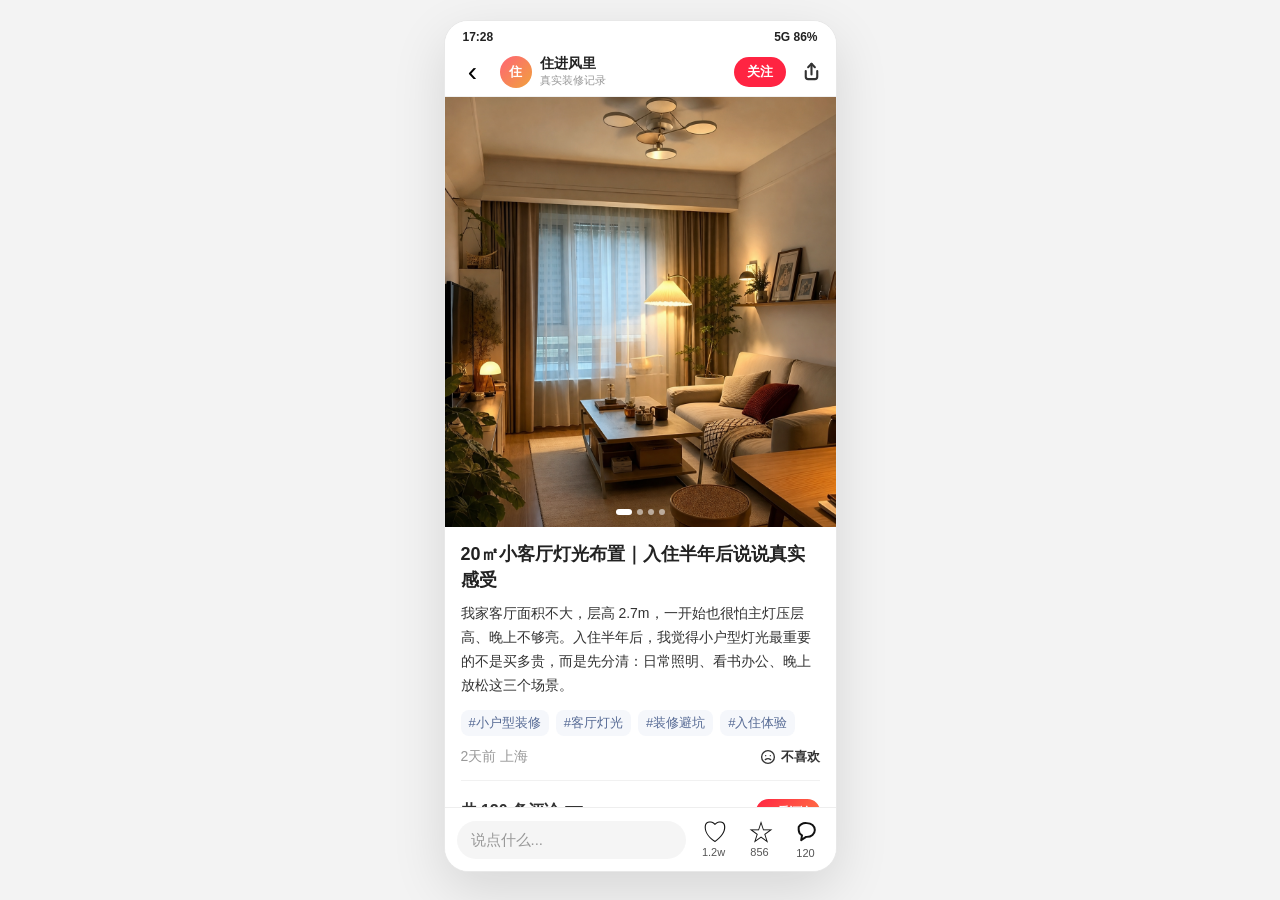
<file: index.html>
<!doctype html>
<html lang="zh-CN">
  <head>
    <meta charset="UTF-8" />
    <meta name="viewport" content="width=device-width, initial-scale=1.0" />
    <title>小红书 AI 评论区灵感地图 Demo</title>
    <link rel="stylesheet" href="./styles.css" />
  </head>
  <body>
    <main class="phone" aria-label="小红书笔记详情页 AI Demo">
      <div class="status">
        <span>17:28</span>
        <span>5G  86%</span>
      </div>

      <section class="page">
        <header class="topbar">
          <button class="icon-btn" aria-label="返回">‹</button>
          <div class="top-author">
            <span class="avatar avatar-red">住</span>
            <div>
              <strong>住进风里</strong>
              <small>真实装修记录</small>
            </div>
          </div>
          <div class="top-actions">
            <button class="follow-btn">关注</button>
            <button class="share-btn" id="shareBtn" aria-label="转发">
              <svg viewBox="0 0 24 24" aria-hidden="true">
                <path d="M8.5 7.5 12 4l3.5 3.5" />
                <path d="M12 4v11" />
                <path d="M6 11.5v6A2.5 2.5 0 0 0 8.5 20h7a2.5 2.5 0 0 0 2.5-2.5v-6" />
              </svg>
            </button>
          </div>
        </header>

        <section class="image-wrap">
          <img class="note-img" src="./assets/living-room-lighting.png" alt="20 平小户型客厅灯光真实图片" />
          <div class="dots" aria-hidden="true">
            <span class="dot active"></span>
            <span class="dot"></span>
            <span class="dot"></span>
            <span class="dot"></span>
          </div>
        </section>

        <section class="content">
          <h1>20㎡小客厅灯光布置｜入住半年后说说真实感受</h1>
          <p class="desc">
            我家客厅面积不大，层高 2.7m，一开始也很怕主灯压层高、晚上不够亮。入住半年后，我觉得小户型灯光最重要的不是买多贵，而是先分清：日常照明、看书办公、晚上放松这三个场景。
          </p>
          <div class="tags">
            <span>#小户型装修</span>
            <span>#客厅灯光</span>
            <span>#装修避坑</span>
            <span>#入住体验</span>
          </div>
          <div class="note-meta-row">
            <div class="meta">2天前 上海</div>
            <button class="dislike-btn" type="button" aria-label="不喜欢">
              <svg viewBox="0 0 24 24" aria-hidden="true">
                <circle cx="12" cy="12" r="8.5" />
                <path d="M8.8 10.2h.1" />
                <path d="M15.1 10.2h.1" />
                <path d="M8.4 15.5c1.9-1.4 5.3-1.4 7.2 0" />
              </svg>
              <span>不喜欢</span>
            </button>
          </div>

          <div class="comment-head">
            <div class="comment-title">
              <strong>共 <span id="headCommentCount">120</span> 条评论</strong>
              <button class="sort-btn" type="button" aria-label="评论排序">
                <span></span>
                <span></span>
                <span></span>
              </button>
            </div>
            <button class="ai-head-btn" id="openAi" type="button">AI 看评论</button>
          </div>

          <div class="ai-entry-row hidden" id="aiEntryRow"></div>

          <section class="ai-panel" id="aiPanel" aria-live="polite">
            <div id="aiCards"></div>
            <h2 class="guess-title">猜你想搜：</h2>
            <div id="guessList" class="guess-list"></div>
          </section>

          <div id="commentList" class="comment-list"></div>
        </section>
      </section>

      <form class="bottom-bar" id="commentForm">
        <input id="commentInput" placeholder="说点什么..." aria-label="发表评论" />
        <button class="bottom-action" type="button" aria-label="点赞">♡<span>1.2w</span></button>
        <button class="bottom-action" type="button" aria-label="收藏">☆<span>856</span></button>
        <button class="bottom-action" id="commentAction" type="button" aria-label="评论">
          <svg viewBox="0 0 24 24" aria-hidden="true">
            <path d="M4.5 6.8A7.8 7.8 0 0 1 12.2 3h.2c4.2 0 7.6 2.9 7.6 6.6s-3.4 6.6-7.6 6.6h-.8l-4.7 3.1.8-4.5A6.4 6.4 0 0 1 4.5 9.6V6.8Z" />
          </svg>
          <span id="commentCount">120</span>
        </button>
      </form>

      <div class="toast" id="toast">已复制分享链接</div>
    </main>
    <script src="./script.js"></script>
  </body>
</html>
</file>
<file: styles.css>
:root {
  color-scheme: light;
  --red: #ff2442;
  --ink: #222;
  --muted: #8b8b8b;
  --line: #f1f1f1;
  font-family: -apple-system, BlinkMacSystemFont, "PingFang SC", "Helvetica Neue", Arial, sans-serif;
}

* {
  box-sizing: border-box;
}

body {
  margin: 0;
  min-height: 100vh;
  min-height: 100dvh;
  display: flex;
  justify-content: center;
  align-items: flex-start;
  padding: 20px 10px;
  background: #f3f3f3;
  color: var(--ink);
  overflow-y: auto;
}

button,
input {
  font: inherit;
}

button {
  cursor: pointer;
}

.phone {
  position: relative;
  width: 393px;
  height: min(852px, calc(100vh - 40px));
  height: min(852px, calc(100dvh - 40px));
  min-height: 680px;
  overflow: hidden;
  border: 1px solid #e8e8e8;
  border-radius: 24px;
  background: white;
  box-shadow: 0 18px 54px rgba(0, 0, 0, 0.12);
}

.status {
  height: 26px;
  display: flex;
  justify-content: space-between;
  align-items: center;
  padding: 6px 18px 0;
  background: white;
  font-size: 12px;
  font-weight: 700;
}

.page {
  height: calc(100% - 26px - 64px);
  overflow-y: auto;
  background: white;
  padding-bottom: 12px;
  scrollbar-width: none;
}

.page::-webkit-scrollbar,
.ai-entry-row::-webkit-scrollbar,
.guess-list::-webkit-scrollbar {
  display: none;
}

.topbar {
  position: sticky;
  top: 0;
  z-index: 5;
  height: 50px;
  display: grid;
  grid-template-columns: 34px 1fr auto;
  gap: 9px;
  align-items: center;
  padding: 0 12px;
  border-bottom: 1px solid var(--line);
  background: rgba(255, 255, 255, 0.96);
  backdrop-filter: blur(10px);
}

.icon-btn,
.share-btn {
  border: 0;
  background: none;
}

.icon-btn {
  width: 32px;
  height: 32px;
  padding: 0;
  font-size: 28px;
  line-height: 1;
}

.top-author {
  min-width: 0;
  display: flex;
  align-items: center;
  gap: 8px;
}

.avatar,
.comment-avatar,
.mini-avatar {
  flex: 0 0 auto;
  display: grid;
  place-items: center;
  border-radius: 50%;
  font-weight: 800;
}

.avatar {
  width: 32px;
  height: 32px;
  color: white;
  font-size: 13px;
}

.avatar-red {
  background: linear-gradient(135deg, #ff6475, #f0a23d);
}

.top-author strong,
.top-author small {
  display: block;
  overflow: hidden;
  white-space: nowrap;
  text-overflow: ellipsis;
}

.top-author strong {
  font-size: 14px;
}

.top-author small {
  color: #999;
  font-size: 11px;
}

.top-actions {
  display: flex;
  align-items: center;
  gap: 8px;
}

.follow-btn {
  border: 0;
  border-radius: 999px;
  padding: 6px 13px;
  background: var(--red);
  color: white;
  font-size: 13px;
  font-weight: 800;
}

.share-btn {
  width: 30px;
  height: 30px;
  display: grid;
  place-items: center;
  border-radius: 50%;
  background: transparent;
  color: #333;
}

.share-btn svg {
  width: 23px;
  height: 23px;
  fill: none;
  stroke: currentColor;
  stroke-width: 2.2;
  stroke-linecap: round;
  stroke-linejoin: round;
}

.image-wrap {
  position: relative;
  width: 100%;
  height: 430px;
  overflow: hidden;
  background: #eee;
}

.note-img {
  display: block;
  width: 100%;
  height: 100%;
  object-fit: cover;
}

.dots {
  position: absolute;
  left: 0;
  right: 0;
  bottom: 12px;
  display: flex;
  justify-content: center;
  gap: 5px;
}

.dot {
  width: 6px;
  height: 6px;
  border-radius: 999px;
  background: rgba(255, 255, 255, 0.55);
}

.dot.active {
  width: 16px;
  background: white;
}

.content {
  padding: 14px 16px 18px;
}

h1 {
  margin: 0 0 8px;
  font-size: 18px;
  line-height: 1.45;
  letter-spacing: 0;
}

.desc {
  margin: 0 0 10px;
  color: #333;
  font-size: 14px;
  line-height: 1.72;
}

.tags {
  display: flex;
  flex-wrap: wrap;
  gap: 7px;
  margin: 12px 0;
}

.tags span {
  border-radius: 8px;
  padding: 4px 8px;
  background: #f5f7fb;
  color: #576b95;
  font-size: 13px;
}

.note-meta-row {
  display: flex;
  align-items: center;
  justify-content: space-between;
  gap: 12px;
  margin-bottom: 18px;
  border-bottom: 1px solid #f1f1f1;
  padding-bottom: 14px;
}

.meta {
  color: #999;
  font-size: 14px;
  font-weight: 500;
}

.dislike-btn {
  display: inline-flex;
  align-items: center;
  gap: 4px;
  flex: 0 0 auto;
  border: 0;
  padding: 0;
  background: transparent;
  color: #333;
  font-size: 13px;
  font-weight: 600;
}

.dislike-btn svg {
  width: 18px;
  height: 18px;
  fill: none;
  stroke: currentColor;
  stroke-width: 1.8;
  stroke-linecap: round;
  stroke-linejoin: round;
}

.comment-head {
  display: grid;
  grid-template-columns: 1fr auto;
  gap: 12px;
  align-items: center;
  margin: 0 0 12px;
}

.comment-title {
  display: inline-flex;
  align-items: center;
  min-width: 0;
  gap: 5px;
}

.comment-head strong {
  color: #333;
  font-size: 16px;
  font-weight: 900;
  line-height: 1.15;
}

.sort-btn {
  display: inline-grid;
  gap: 3px;
  flex: 0 0 auto;
  width: 22px;
  border: 0;
  padding: 2px 0 0;
  background: transparent;
}

.sort-btn span {
  display: block;
  height: 2px;
  border-radius: 999px;
  background: #333;
}

.sort-btn span:nth-child(1) {
  width: 18px;
}

.sort-btn span:nth-child(2) {
  width: 14px;
}

.sort-btn span:nth-child(3) {
  width: 9px;
}

.ai-head-btn {
  border: 0;
  border-radius: 999px;
  padding: 5px 8px;
  background: linear-gradient(135deg, #ff2442, #ff7a45);
  color: white;
  font-size: 11px;
  font-weight: 800;
  white-space: nowrap;
  box-shadow: none;
}

.ai-entry-row {
  position: sticky;
  top: 50px;
  z-index: 4;
  display: flex;
  gap: 8px;
  overflow-x: auto;
  padding: 0 0 10px;
  background: rgba(255, 255, 255, 0.96);
  backdrop-filter: blur(10px);
  scrollbar-width: none;
}

.hidden {
  display: none !important;
}

.ai-option {
  flex: 0 0 auto;
  border: 1px solid #eee;
  border-radius: 999px;
  padding: 8px 12px;
  background: white;
  color: #333;
  font-size: 13px;
  font-weight: 800;
}

.ai-option.ai-main {
  border-color: transparent;
  background: linear-gradient(135deg, #ff2442, #ff7a45);
  color: white;
  box-shadow: 0 4px 12px rgba(255, 36, 66, 0.22);
}

.ai-option.active {
  border-color: #111;
  background: #111;
  color: white;
}

.ai-panel {
  display: none;
  margin-bottom: 16px;
}

.ai-panel.show {
  display: block;
}

.category-card {
  margin-bottom: 12px;
  border: 1px solid #f0f0f0;
  border-radius: 18px;
  padding: 13px;
  background: white;
  box-shadow: 0 4px 14px rgba(0, 0, 0, 0.035);
}

.category-head {
  display: flex;
  justify-content: space-between;
  align-items: center;
  gap: 10px;
  margin-bottom: 6px;
}

.category-head strong {
  font-size: 15px;
}

.category-head em {
  flex: 0 0 auto;
  border-radius: 999px;
  padding: 4px 8px;
  background: #fff0f2;
  color: var(--red);
  font-size: 12px;
  font-style: normal;
  font-weight: 800;
}

.category-summary {
  margin: 0 0 9px;
  color: #555;
  font-size: 12px;
  line-height: 1.55;
}

.ai-comment {
  display: flex;
  gap: 8px;
  margin-top: 7px;
  border-radius: 14px;
  padding: 9px;
  background: #f8f8f8;
}

.mini-avatar {
  width: 26px;
  height: 26px;
  background: #ece7e2;
  color: #80675c;
  font-size: 12px;
}

.ai-comment-name {
  margin-bottom: 3px;
  color: #777;
  font-size: 12px;
}

.ai-comment-text {
  color: #333;
  font-size: 12px;
  line-height: 1.55;
}

.guess-title {
  margin: 12px 0 8px;
  font-size: 13px;
  font-weight: 800;
}

.guess-list {
  display: flex;
  gap: 8px;
  overflow-x: auto;
  padding-bottom: 2px;
  scrollbar-width: none;
}

.guess-card {
  flex: 0 0 auto;
  width: auto;
  min-height: 0;
  border: 0;
  border-radius: 999px;
  padding: 6px 10px;
  background: #f7f7f7;
  color: #222;
  font-size: 12px;
  font-weight: 700;
  line-height: 1;
  white-space: nowrap;
}

.comment-list {
  display: grid;
}

.comment {
  display: flex;
  gap: 10px;
  padding: 13px 0;
  border-bottom: 1px solid #f3f3f3;
}

.comment-avatar {
  width: 34px;
  height: 34px;
  background: #f2eee9;
  color: #81665c;
  font-size: 13px;
}

.comment-body {
  min-width: 0;
  flex: 1;
}

.comment-name {
  margin-bottom: 4px;
  color: #777;
  font-size: 13px;
}

.comment-text {
  color: #222;
  font-size: 14px;
  line-height: 1.55;
}

.comment-actions {
  display: flex;
  gap: 14px;
  align-items: center;
  margin-top: 6px;
  color: #999;
  font-size: 12px;
}

.reply-box {
  margin-top: 8px;
  border-radius: 12px;
  padding: 8px 10px;
  background: #f7f7f7;
  color: #444;
  font-size: 13px;
  line-height: 1.55;
}

.bottom-bar {
  position: absolute;
  left: 0;
  right: 0;
  bottom: 0;
  z-index: 6;
  height: 64px;
  display: flex;
  align-items: center;
  gap: 10px;
  padding: 8px 12px;
  border-top: 1px solid #eee;
  background: rgba(255, 255, 255, 0.96);
  backdrop-filter: blur(10px);
}

.bottom-bar input {
  min-width: 0;
  flex: 1;
  height: 38px;
  border: 0;
  outline: 0;
  border-radius: 999px;
  padding: 0 14px;
  background: #f5f5f5;
  color: #333;
  font-size: 15px;
}

.bottom-bar input::placeholder {
  color: #999;
}

.bottom-action {
  flex: 0 0 auto;
  width: 36px;
  border: 0;
  background: transparent;
  color: #111;
  font-size: 26px;
  line-height: 0.9;
  text-align: center;
}

.bottom-action svg {
  display: block;
  width: 25px;
  height: 25px;
  margin: 0 auto;
  fill: none;
  stroke: currentColor;
  stroke-width: 1.9;
  stroke-linecap: round;
  stroke-linejoin: round;
}

.bottom-action span {
  display: block;
  margin-top: 3px;
  color: #555;
  font-size: 11px;
  line-height: 1;
}

.toast {
  position: absolute;
  left: 50%;
  bottom: 92px;
  z-index: 10;
  display: none;
  transform: translateX(-50%);
  border-radius: 999px;
  padding: 10px 14px;
  background: rgba(0, 0, 0, 0.78);
  color: white;
  font-size: 13px;
  white-space: nowrap;
}

.toast.show {
  display: block;
}

@media (max-height: 760px) {
  body {
    padding: 0;
  }

  .phone {
    width: 393px;
    height: 100vh;
    height: 100dvh;
    min-height: 0;
    border-radius: 0;
  }
}

@media (max-width: 430px) {
  body {
    padding: 0;
    align-items: stretch;
  }

  .phone {
    width: 100vw;
    height: 100vh;
    height: 100dvh;
    min-height: 0;
    border: 0;
    border-radius: 0;
  }
}
</file>
